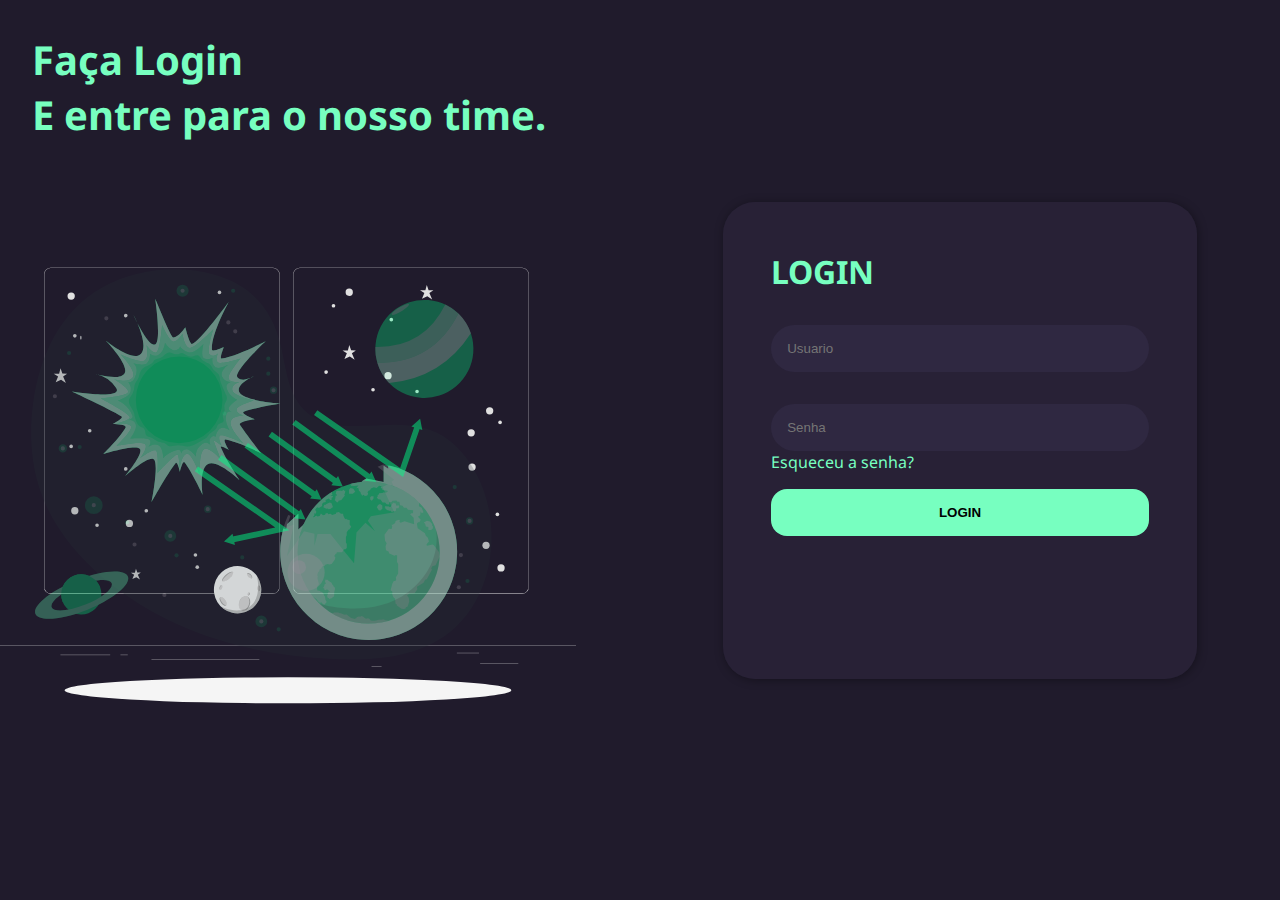
<file: index.html>
<!DOCTYPE html>
<html lang="pt-br">
<head>
    <meta charset="UTF-8">
    <meta name="viewport" content="width=device-width, initial-scale=1.0">
    <title>Pag</title>
    <link rel="stylesheet" href="style.css">
</head>
<body>
    <main>
        <section class="left-login">
            <h1>Faça Login<br>E entre para o nosso time.</h1>
            <img src="planetas.svg" class="left-login-image" alt="Planetas">
        </section>

        <section class="login">
            <form action="index.html">
                <h1>LOGIN</h1>
                <input type="text" name="user" id="iduser" placeholder="Usuario">
                <br>
                <input type="password" name="password" id="idpassword" placeholder="Senha">
                <br>
    
                <a href="#">Esqueceu a senha?</a>
                <br>
                <button type="submit">LOGIN</button>
            </form>
        </section>
    </main>
    
</body>
</html>
</file>
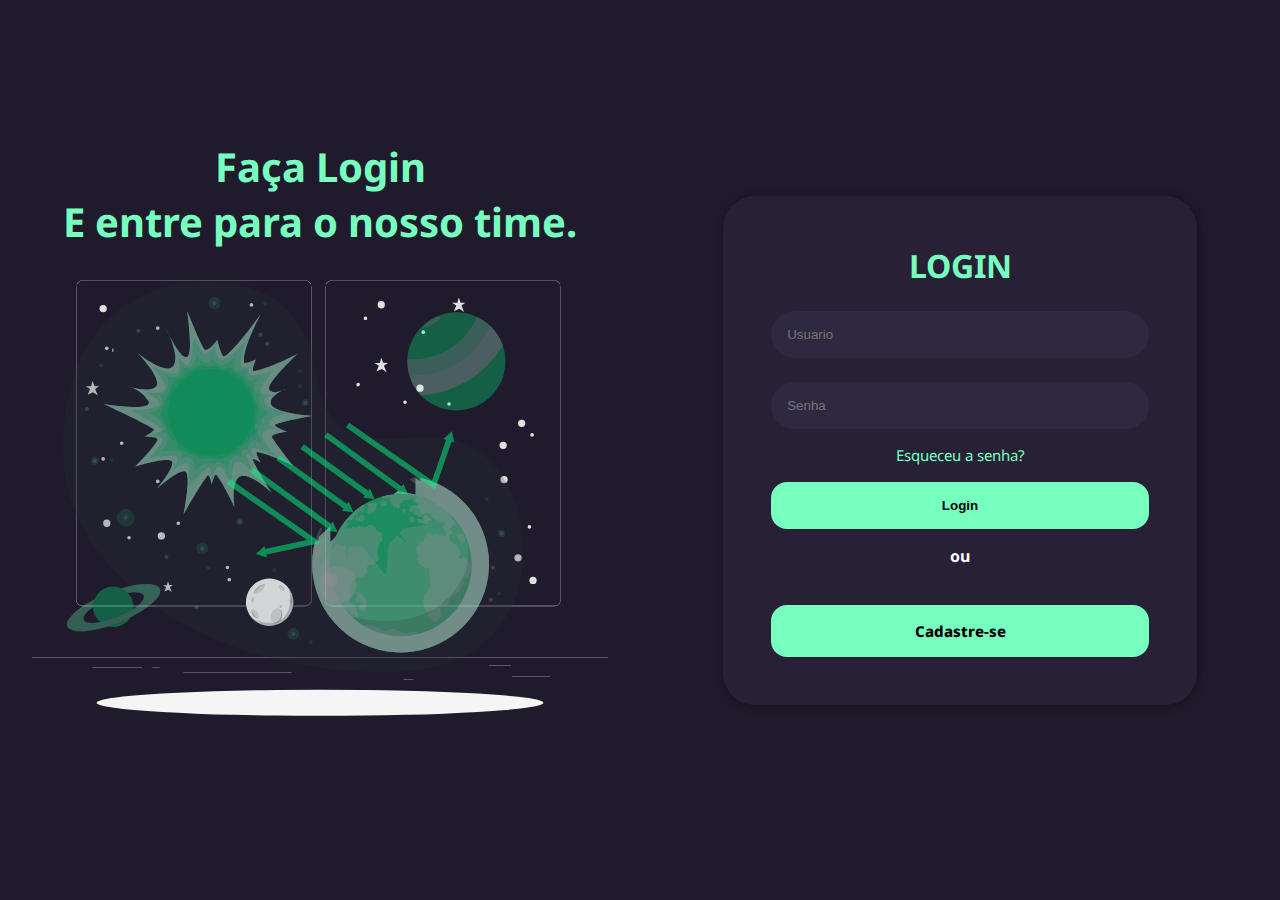
<file: login/index.html>
<!DOCTYPE html>
<html lang="pt-br">
<head>
    <meta charset="UTF-8">
    <meta name="viewport" content="width=device-width, initial-scale=1.0">
    <title>Pag</title>
    <link rel="stylesheet" href="style.css">
</head>
<body>
    <main>
        <section class="left-login">
            <h1>Faça Login<br>E entre para o nosso time.</h1>
            <img src="planetas.svg" class="left-login-image" alt="Planetas">
        </section>

        <section class="login">
            <form action="#" method="post">
                <h1>LOGIN</h1>
                <input type="text" name="user" id="iduser" placeholder="Usuario" required>
                <br>
                <input type="password" name="password" id="idpassword" placeholder="Senha" required>
                <br>
                <a href="/esqueceu-senha/esqueceu-senha.html">Esqueceu a senha?</a>
                <br>
                <button type="submit">Login</button>
                <p>ou</p>
                <br>
                <a href="/cadastro/cadastro.html" class="cadastro">Cadastre-se</a>
            </form>
        </section>
    </main>
    
</body>
</html>
</file>
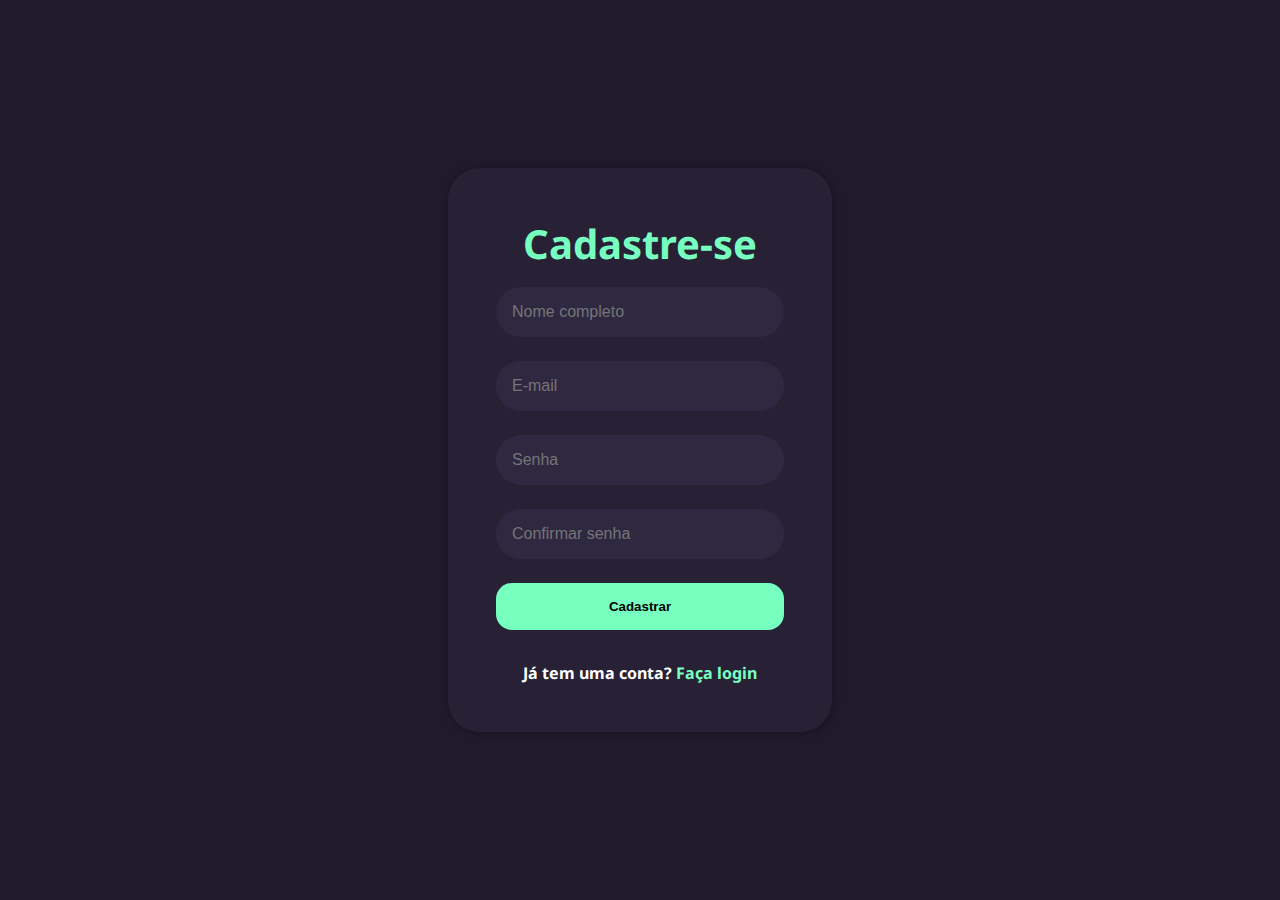
<file: cadastro/cadastro.html>
<!DOCTYPE html>
<html lang="pt">
  <head>
    <meta charset="UTF-8" />
    <meta name="viewport" content="width=device-width, initial-scale=1.0" />
    <title>Cadastro</title>
    <link rel="stylesheet" href="/cadastro/cadastro.css" />
  </head>
  <body>
    <main>
      <section class="cadastro-container">
        <h1>Cadastre-se</h1>
        <form action="#" method="POST">
          <input type="text" placeholder="Nome completo" required />
          <input type="email" placeholder="E-mail" required />
          <input type="password" placeholder="Senha" required />
          <input type="password" placeholder="Confirmar senha" required />
          <button type="submit">Cadastrar</button>
        </form>
        <p>Já tem uma conta? <a href="/login/index.html">Faça login</a></p>
      </section>
    </main>
  </body>
</html>
</file>
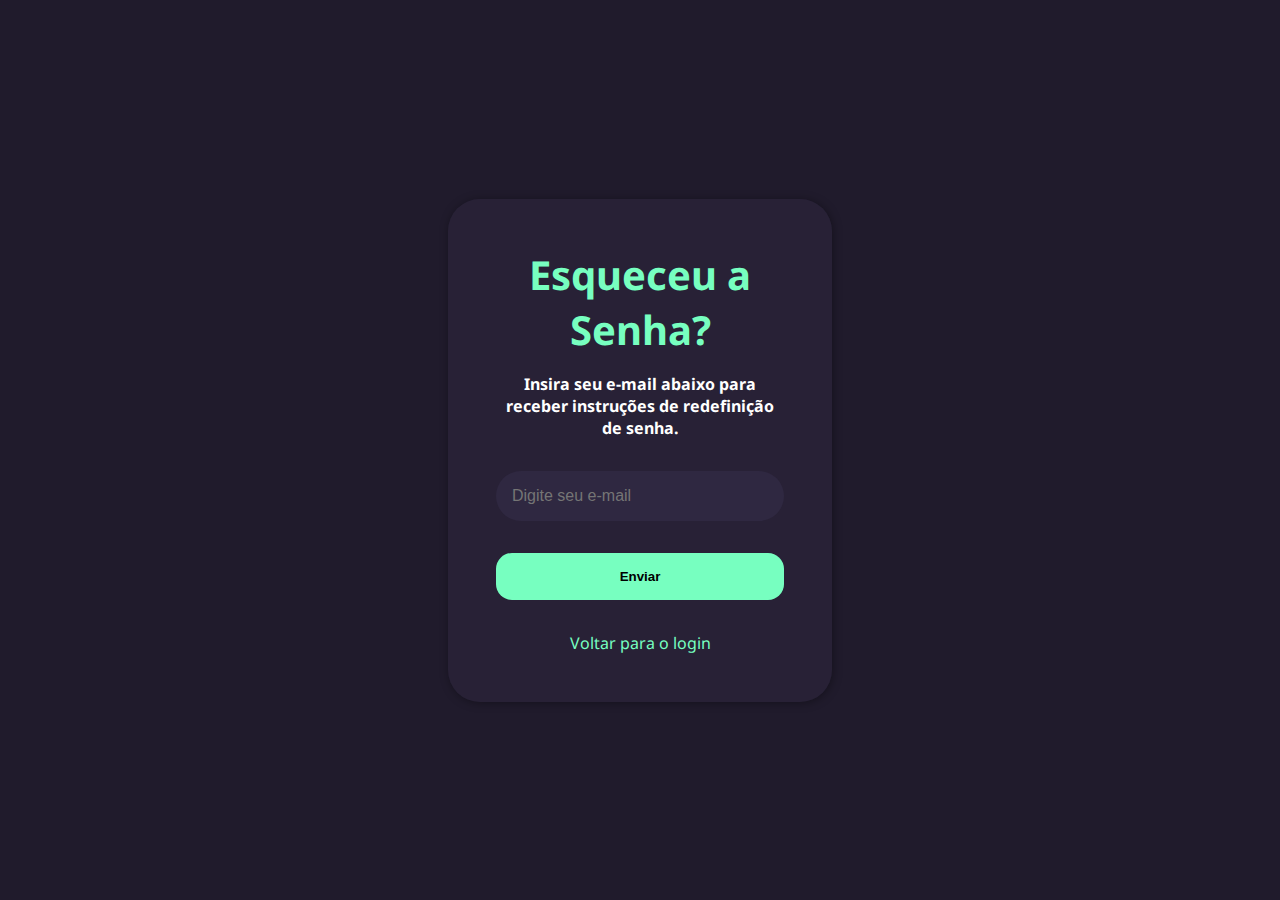
<file: esqueceu-senha/esqueceu-senha.html>
<!DOCTYPE html>
<html lang="pt">
  <head>
    <meta charset="UTF-8" />
    <meta name="viewport" content="width=device-width, initial-scale=1.0" />
    <title>Esqueceu a Senha</title>
    <link rel="stylesheet" href="/esqueceu-senha/esqueceu-senha.css" />
  </head>
  <body>
    <main>
      <section class="esqueceu-senha-container">
        <h1>Esqueceu a Senha?</h1>
        <p>
          Insira seu e-mail abaixo para receber instruções de redefinição de
          senha.
        </p>
        <form action="#" method="POST">
          <input type="email" placeholder="Digite seu e-mail" required />
          <button type="submit">Enviar</button>
        </form>
        <a href="/login/index.html">Voltar para o login</a>
      </section>
    </main>
  </body>
</html>
</file>
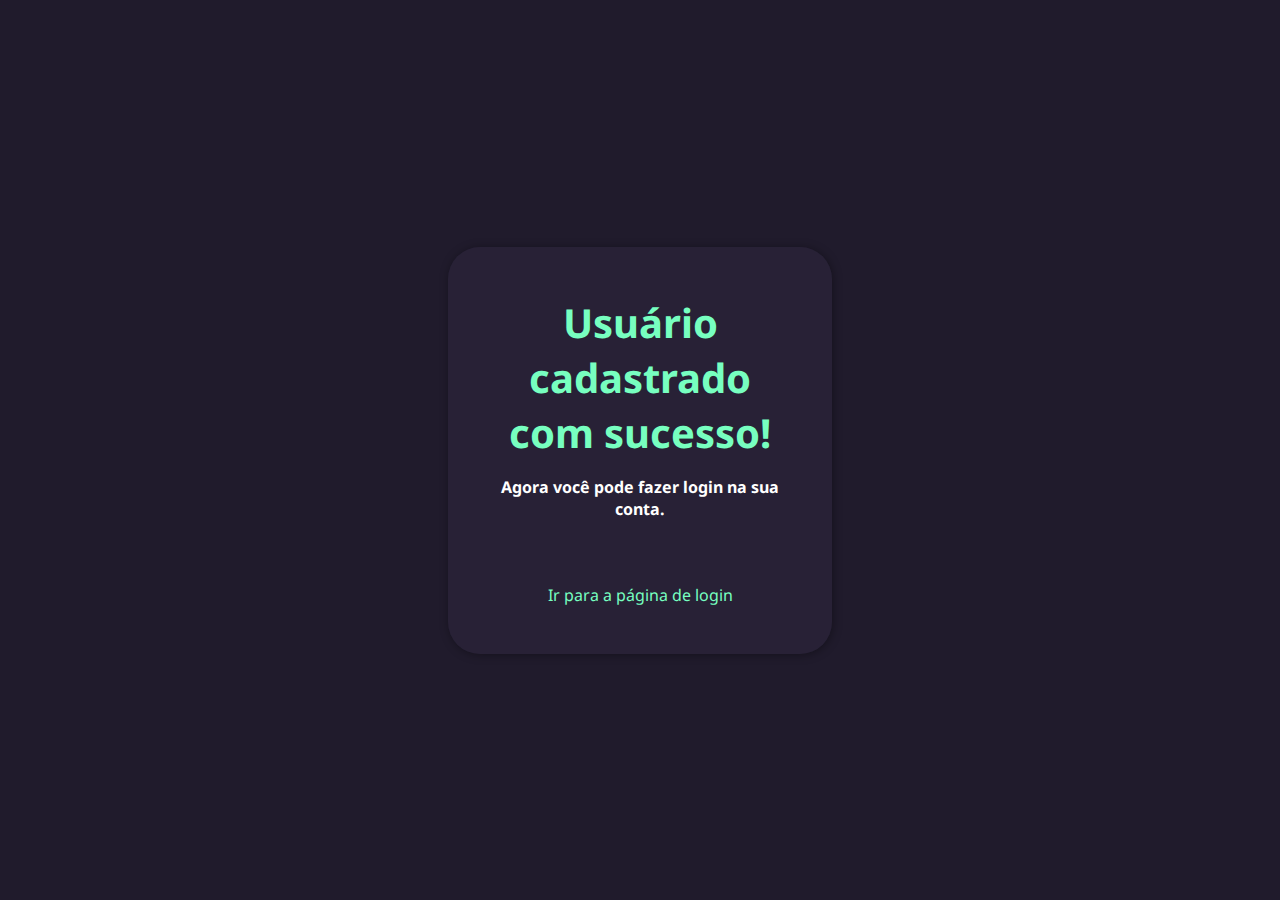
<file: pages/cadastro-sucesso.html>
<!DOCTYPE html>
<html lang="pt">
<head>
    <meta charset="UTF-8">
    <meta name="viewport" content="width=device-width, initial-scale=1.0">
    <title>Sucesso</title>
    <link rel="stylesheet" href="../assets/css/sucesso.css"> 
</head>
<body>
    <main>
        <section class="container">
            <h1>Usuário cadastrado com sucesso!</h1>
            <p>Agora você pode fazer login na sua conta.</p>
            <a href="../pages/login.html" class="botao">Ir para a página de login</a>
        </section>
    </main>
</body>
</html>
</file>
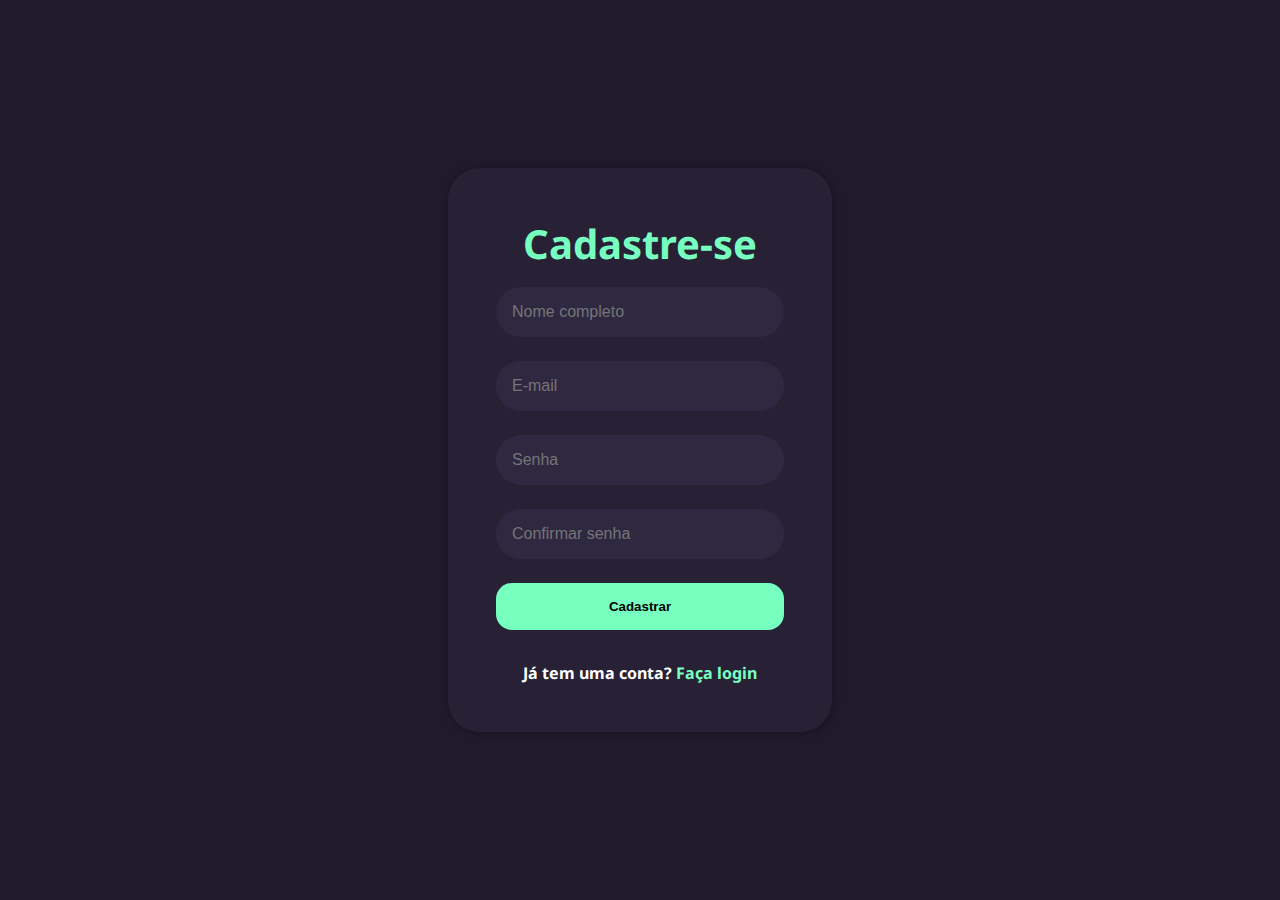
<file: pages/cadastro.html>
<!DOCTYPE html>
<html lang="pt">
  <head>
    <meta charset="UTF-8" />
    <meta name="viewport" content="width=device-width, initial-scale=1.0" />
    <title>Cadastro</title>
    <link rel="stylesheet" href="../assets/css/cadastro.css" />
    <script src="../assets/js/form.js" defer></script>
  </head>
  <body>
    <main>
      <section class="cadastro-container">
        <h1>Cadastre-se</h1>
        <form class="signup-form">
          <input type="text" placeholder="Nome completo" required />
          <input type="email" placeholder="E-mail" required />
          <input type="password" id="senha" placeholder="Senha" required />
          <input type="password" id="confirmarSenha" placeholder="Confirmar senha" required />
          <button type="submit">Cadastrar</button>
        </form>
        <p>Já tem uma conta? <a href="../pages/login.html">Faça login</a></p>
      </section>
    </main>
  </body>
</html>
</file>
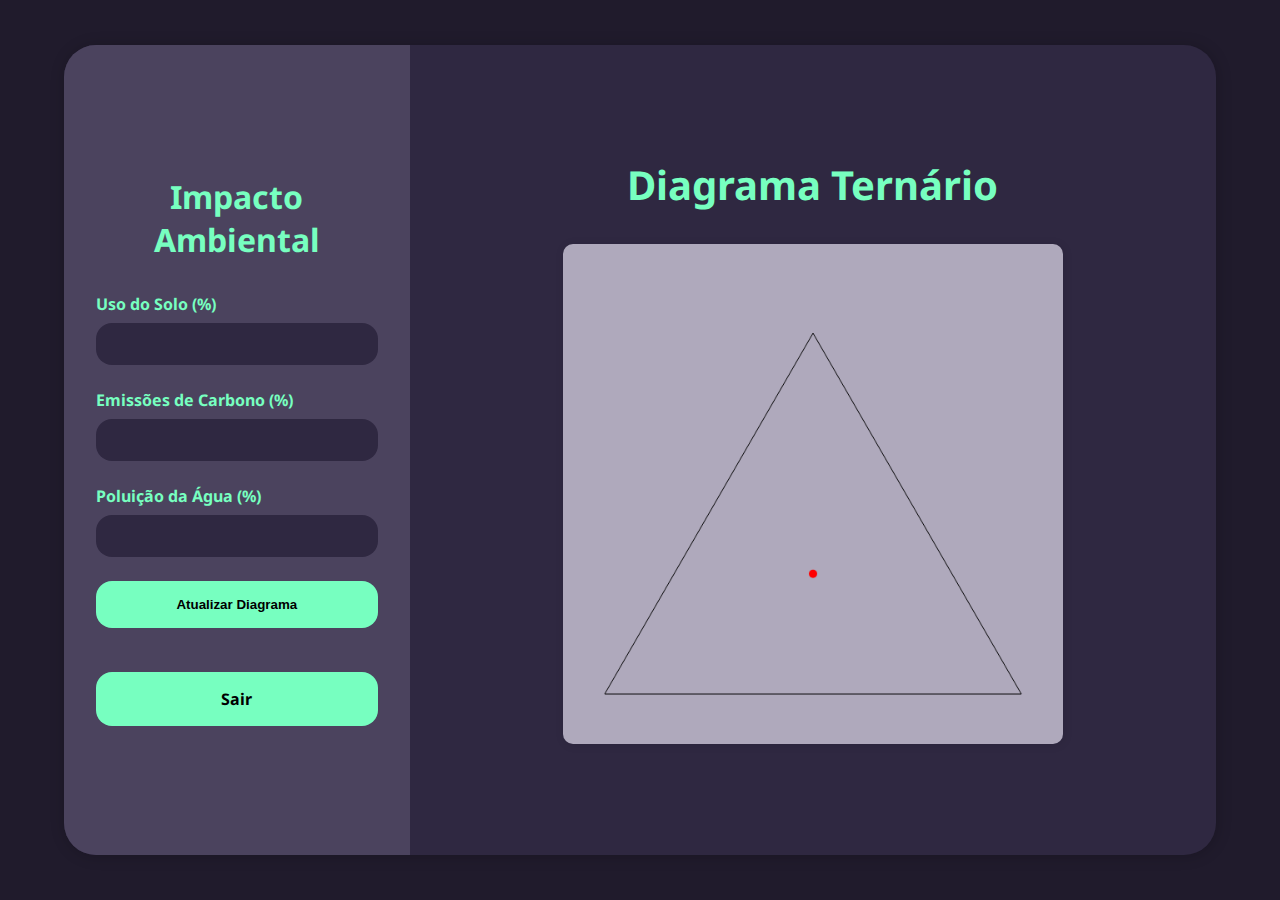
<file: pages/diagrama.html>
<!DOCTYPE html>
<html lang="pt">
  <head>
    <meta charset="UTF-8" />
    <meta name="viewport" content="width=device-width, initial-scale=1.0" />
    <title>Diagrama Ternário Ambiental</title>
    <link rel="stylesheet" href="../assets/css/diagrama.css" />
  </head>
  <body>
    <section class="container">
      <aside class="sidebar">
        <h2>Impacto Ambiental</h2>
        <form id="impact-form">
          <label for="usoSolo">Uso do Solo (%)</label>
          <input type="number" id="usoSolo" name="usoSolo"  min="0" max="100" required/>
          <label for="carbono">Emissões de Carbono (%)</label>
          <input type="number"id="carbono"name="carbono"min="0"max="100"required/>
          <label for="agua">Poluição da Água (%)</label>
          <input type="number" id="agua" name="agua"min="0"max="100"required/>
          <button type="submit">Atualizar Diagrama</button>
        </form>
          <br/>
          <br/>
      <a href="../pages/login.html">Sair</a>
      </aside>
      <main class="content">
        <h1>Diagrama Ternário</h1>
        <canvas id="ternaryChart" width="600" height="600"></canvas>
      </main>
    </section>

    <script src="../assets/js/diagrama.js"></script>
  </body>
</html>
</file>
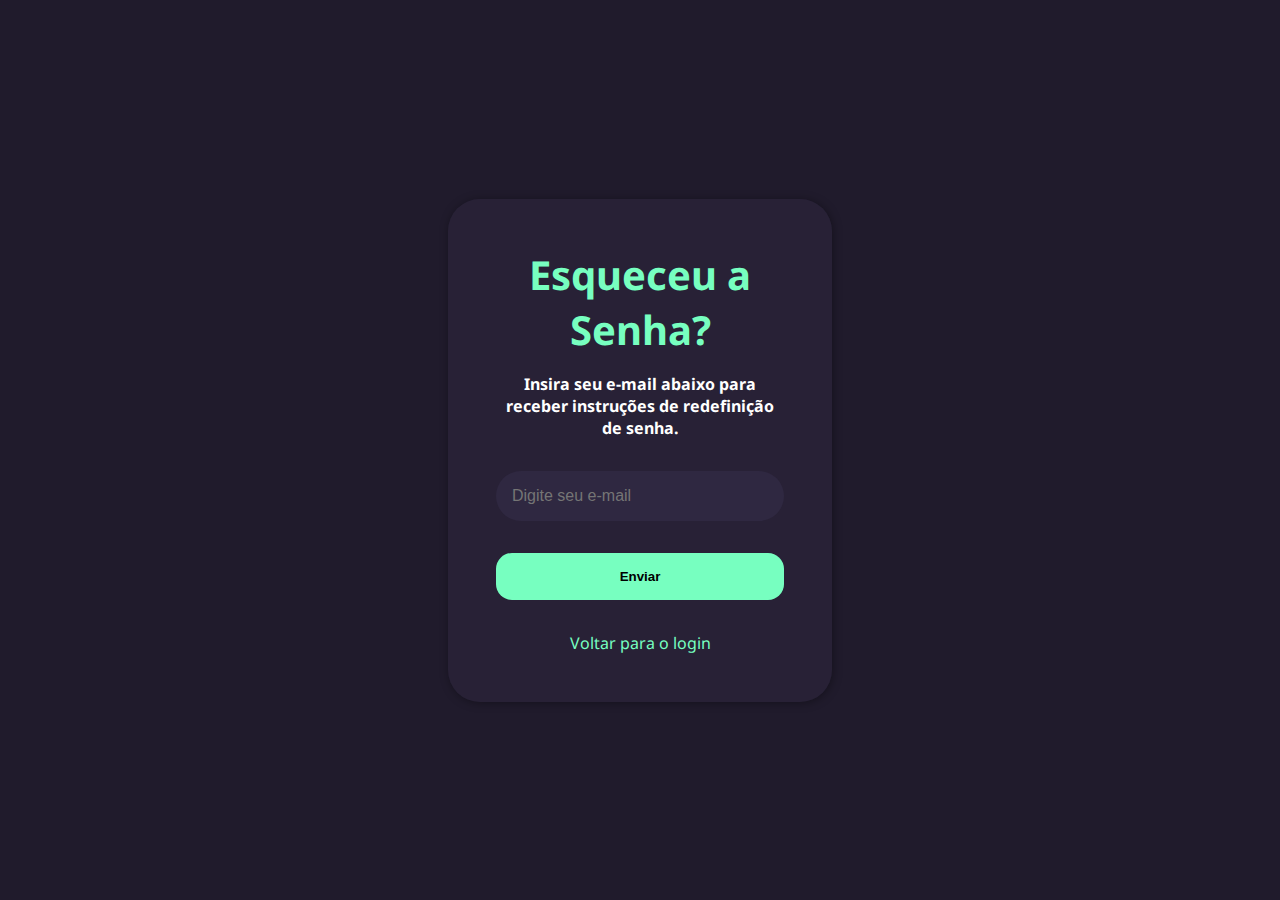
<file: pages/esqueceu-senha.html>
<!DOCTYPE html>
<html lang="pt">
  <head>
    <meta charset="UTF-8" />
    <meta name="viewport" content="width=device-width, initial-scale=1.0" />
    <title>Esqueceu a Senha</title>
    <link rel="stylesheet" href="../assets/css/esqueceu-senha.css" />
  </head>
  <body>
    <main>
      <section class="esqueceu-senha-container">
        <h1>Esqueceu a Senha?</h1>
        <p>
          Insira seu e-mail abaixo para receber instruções de redefinição de
          senha.
        </p>
        <form action="../pages/sucesso.html" method="get">
          <input type="email" placeholder="Digite seu e-mail" required />
          <button type="submit">Enviar</button>
        </form>
        <a href="../pages/login.html">Voltar para o login</a>
      </section>
    </main>
  </body>
</html>
</file>
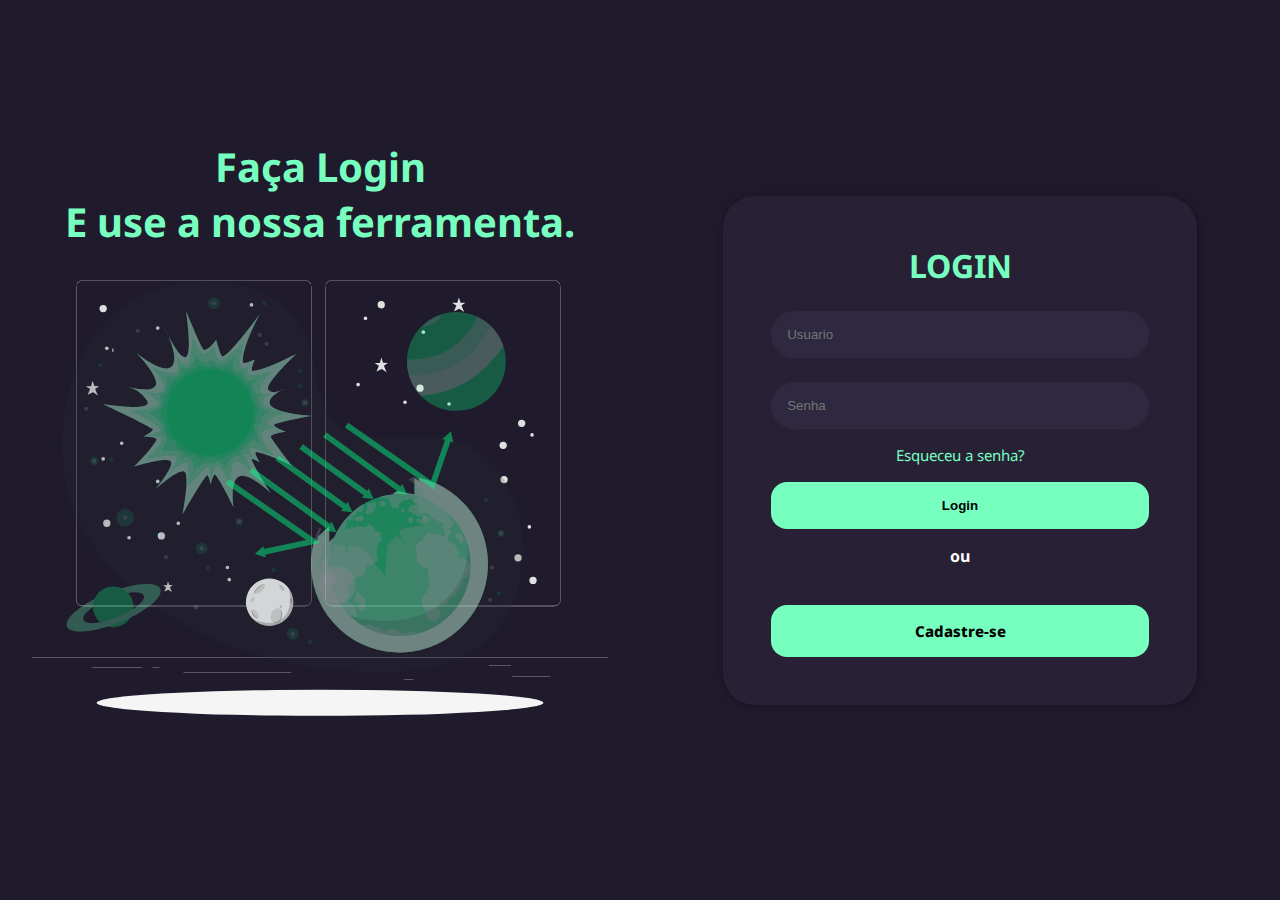
<file: pages/login.html>
<!DOCTYPE html>
<html lang="pt-br">
<head>
    <meta charset="UTF-8">
    <meta name="viewport" content="width=device-width, initial-scale=1.0">
    <title>Login</title>
    <link rel="stylesheet" href="../assets/css/login.css">
</head>
<body>
    <main>
        <section class="left-login">
            <h1>Faça Login<br>E use a nossa ferramenta.</h1>
            <img src="planetas.svg" class="left-login-image" alt="Planetas">
        </section>

        <section class="login">
            <form action="../pages/diagrama.html" method="get">
                <h1>LOGIN</h1>
                <input type="text" name="user" id="iduser" placeholder="Usuario" required>
                <br>
                <input type="password" name="password" id="idpassword" placeholder="Senha" required>
                <br>
                <a href="../pages/esqueceu-senha.html">Esqueceu a senha?</a>
                <br>
                <button type="submit">Login</button>
                <p>ou</p>
                <br>
                <a href="../pages/cadastro.html" class="cadastro">Cadastre-se</a>
            </form>
        </section>
    </main>
    
</body>
</html>
</file>
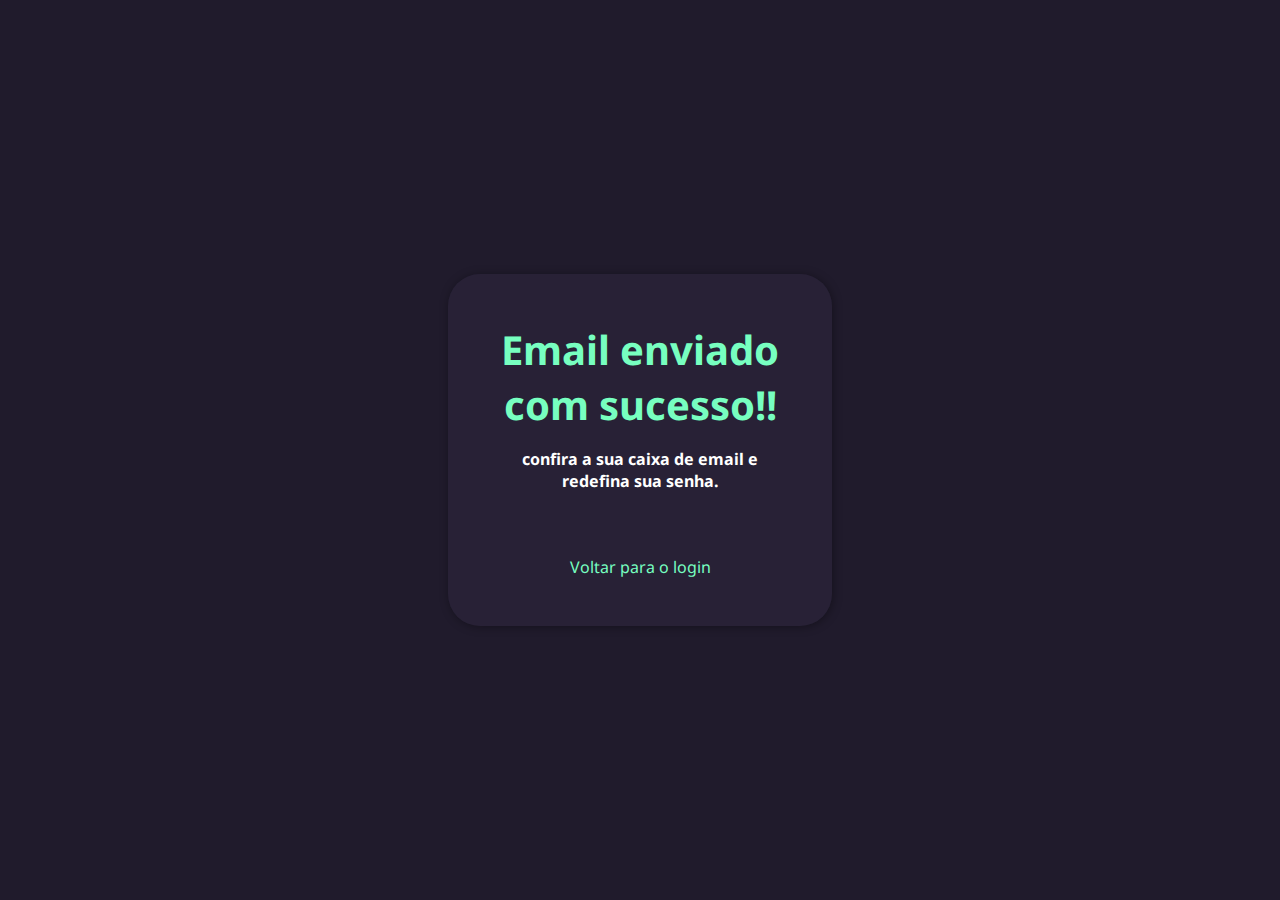
<file: pages/sucesso.html>
<!DOCTYPE html>
<html lang="pt">
  <head>
    <meta charset="UTF-8" />
    <meta name="viewport" content="width=device-width, initial-scale=1.0" />
    <title>Esqueceu a Senha</title>
    <link rel="stylesheet" href="../assets/css/sucesso.css" />
  </head>
  <body>
    <main>
      <section class="container">
        <h1>Email enviado com sucesso!!</h1>
        <p>
          confira a sua caixa de email e redefina sua senha.
        </p>
        <a href="../pages/login.html">Voltar para o login</a>
      </section>
    </main>
  </body>
</html>
</file>
<file: style.css>
@import url('https://fonts.googleapis.com/css2?family=Noto+Sans:wght@400;700&display=swap');

:root{
    --backgroud-color: #201b2c;
    --second-color:#2F2841;
    --text-color: #77ffc0;
    
}

*{
    margin: 0;
    padding: 0;
    box-sizing: border-box;
}

body {
    font-family: "Noto sans";
    background-color: var(--backgroud-color);
}

main {
    display: flex;
}

h1 {
    color: var(--text-color);
}

.left-login {
    width: 50vw;
}

.left-login > h1 {
    padding: 2rem;
    font-size: 2.5rem;
}

img {
    margin-top: -4rem;
    width: 50vw;
    height: 90vh;
}

.login {
    width: 50vw;
    display: flex;
    justify-content: center;
    align-items: center;
}

form {
    width: 30vw;
    height: 60vh;
    padding: 3rem;
    background-color: #2f284186;
    border-radius: 2rem;
    box-shadow: 1px 1px 10px rgba(0, 0, 0, 0.356);
    text-align: left;
}

input {
    padding: 1rem;
    border-radius: 2rem;
    border: none;
    background-color: #2F2841;
    margin-top: 2rem;
    width: 100%; 
    box-sizing: border-box; 
}

a {
    text-decoration: none;
    color: var(--text-color);
}

button {
    width: 100%; 
    padding: 1rem;
    border-radius: 1rem;
    border: none;
    background-color: #77ffc0;
    margin-top: 1rem;
    font-weight: 800;
    box-sizing: border-box; 
}

button:hover {
    cursor: pointer;
    box-shadow: 1px 1px 10px var(--text-color);
}


/* Para telas (mais de 1024px) */
@media screen and (min-width: 1024px) {
    form {
        width: 37vw;
        height: 53vh;
    }

    img {
        width: 45vw;
        height: 85vh;
    }
}

/* Para telas  (entre 768px e 1023px) */
@media screen and (min-width: 768px) and (max-width: 1023px) {
    .left-login, .login {
        width: 100%;
    }

    img {
        width: 100%;
        height: auto;
        margin-top: 0;
    }

    form {
        width: 50vw;
        height: auto;
        padding: 2rem;
    }

    button {
        width: 100%;
    }

    input {
        width: 100%;
    }
}

/* Para telas (menos de 768px) */
@media screen and (max-width: 767px) {
    main {
        flex-direction: column;
    }

    .left-login, .login {
        width: 100%;
    }

    img {
        width: 100%;
        height: auto;
        margin-top: 0;
    }

    form {
        width: 80vw;
        height: auto;
        padding: 1rem;
    }

    button {
        width: 100%;
    }

    input {
        width: 100%;
    }

    h1 {
        font-size: 1.8rem;
        text-align: center;
    }

    .left-login > h1 {
        padding: 1rem;
        font-size: 2rem;
    }
}
</file>
<file: login/style.css>
@import url('https://fonts.googleapis.com/css2?family=Noto+Sans:wght@400;700&display=swap');

:root{
    --backgroud-color: #201b2c;
    --second-color:#2F2841;
    --text-color: #77ffc0;
    
}

*{
    margin: 0;
    padding: 0;
    box-sizing: border-box;
}

body {
    font-family: "Noto sans";
    background-color: var(--backgroud-color);
}

main {
    display: flex;
    justify-content: center;
    align-items: center;
    min-height: 100vh; 
}

h1 {
    color: var(--text-color);
}

.left-login {
    width: 50vw;
    display: flex;
    flex-direction: column;
    justify-content: center;
    align-items: center;
}

.left-login > h1 {
    padding: 2rem;
    font-size: 2.5rem;
    text-align: center;
}

img {
    width: 100%;
    height: auto;
    margin-top: -4rem;
}

.login {
    width: 50vw;
    display: flex;
    justify-content: center;
    align-items: center;
}

form {
    width: 30vw;
    padding: 3rem;
    background-color: #2f284186;
    border-radius: 2rem;
    box-shadow: 1px 1px 10px rgba(0, 0, 0, 0.356);
    text-align: center;
}

input {
    padding: 1rem;
    border-radius: 2rem;
    border: none;
    background-color: #2F2841;
    color: white;
    margin-top: 1.5rem;
    width: 100%;
    box-sizing: border-box;
}

a {
    text-decoration: none;
    font-size: 15px;
    color: var(--text-color);
    margin-top: 1rem;
    display: inline-block;
}

button {
    width: 100%;
    padding: 1rem;
    border-radius: 1rem;
    border: none;
    background-color: #77ffc0;
    margin-top: 1rem;
    font-weight: 800;
    box-sizing: border-box;
}

p {
    text-align: center;
    color: white;
    font-weight: bolder;
    margin-top: 1rem;
}

.cadastro {
    width: 100%;
    padding: 1rem;
    border-radius: 1rem;
    border: none;
    background-color: #77ffc0;
    color: black;
    margin-top: 1rem;
    font-weight: 800;
    box-sizing: border-box;
}

.cadastro:hover {
    cursor: pointer;
    box-shadow: 1px 1px 10px var(--text-color);
}

button:hover {
    cursor: pointer;
    box-shadow: 1px 1px 10px var(--text-color);
}


@media screen and (min-width: 1024px) {
    form {
        width: 37vw;
        height: auto;
    }

    img {
        width: 45vw;
        height: auto;
    }
}


@media screen and (min-width: 768px) and (max-width: 1023px) {
    main {
        flex-direction: column;
    }

    .left-login, .login {
        width: 100%;
        text-align: center;
    }

    img {
        width: 100%;
        height: auto;
        margin-top: 0;
    }

    form {
        width: 60vw;
        padding: 2rem;
    }

    button, input, .cadastro {
        width: 100%;
    }

    .left-login > h1 {
        font-size: 2.2rem;
    }
}


@media screen and (max-width: 767px) {
    main {
        flex-direction: column;
    }

    .left-login, .login {
        width: 100%;
        text-align: center;
    }

    img {
        width: 100%;
        height: auto;
        margin-top: 0;
    }

    form {
        width: 80vw;
        padding: 1rem;
    }

    button, input, .cadastro {
        width: 100%;
    }

    h1 {
        font-size: 1.8rem;
    }

    .left-login > h1 {
        padding: 1rem;
        font-size: 2rem;
    }
}
</file>
<file: cadastro/cadastro.css>
@import url('https://fonts.googleapis.com/css2?family=Noto+Sans:wght@400;700&display=swap');

:root{
    --backgroud-color: #201b2c;
    --second-color:#2F2841;
    --text-color: #77ffc0;
    
}

*{
    margin: 0;
    padding: 0;
    box-sizing: border-box;
}


body {
    font-family: "Noto Sans", sans-serif;
    background-color: var(--backgroud-color, #f0f0f0);
    margin: 0;
    padding: 0;
    display: flex;
    justify-content: center;
    align-items: center;
    height: 100vh;
}

main {
    width: 100%;
    display: flex;
    justify-content: center;
    align-items: center;
}

.cadastro-container {
    background-color: #2f284186;
    padding: 3rem;
    border-radius: 2rem;
    box-shadow: 1px 1px 10px rgba(0, 0, 0, 0.356);
    width: 30vw;
    text-align: center;
}

h1 {
    color: var(--text-color, white);
    font-size: 2.5rem;
    margin-bottom: 1rem;
}

input {
    width: 100%;
    padding: 1rem;
    border-radius: 2rem;
    border: none;
    background-color: #2F2841;
    margin-bottom: 1.5rem;
    color: white;
    font-size: 1rem;
    box-sizing: border-box;
}

button {
    width: 100%;
    padding: 1rem;
    border-radius: 1rem;
    border: none;
    background-color: #77ffc0;
    font-weight: 800;
    color: black;
    cursor: pointer;
    box-sizing: border-box;
}

button:hover {
    box-shadow: 1px 1px 10px var(--text-color, white);
}

p {
    color: white;
    font-weight: bold;
    margin-top: 2rem;
}

a {
    color: var(--text-color, white);
    text-decoration: none;
}

a:hover {
    text-decoration: underline;
}



@media screen and (max-width: 1023px) {
    .signup-container {
        width: 50vw;
        padding: 2rem;
    }

    h1 {
        font-size: 2rem;
    }

    input, button {
        font-size: 1rem;
    }
}

@media screen and (max-width: 767px) {
    .signup-container {
        width: 80vw;
        padding: 1rem;
    }

    h1 {
        font-size: 1.8rem;
    }

    input, button {
        font-size: 1rem;
    }
}
</file>
<file: esqueceu-senha/esqueceu-senha.css>
@import url('https://fonts.googleapis.com/css2?family=Noto+Sans:wght@400;700&display=swap');

:root{
    --backgroud-color: #201b2c;
    --second-color:#2F2841;
    --text-color: #77ffc0;
    
}

*{
    margin: 0;
    padding: 0;
    box-sizing: border-box;
}

body {
    font-family: "Noto Sans", sans-serif;
    background-color: var(--backgroud-color, #f0f0f0);
    margin: 0;
    padding: 0;
    display: flex;
    justify-content: center;
    align-items: center;
    height: 100vh;
}

main {
    width: 100%;
    display: flex;
    justify-content: center;
    align-items: center;
}

.esqueceu-senha-container {
    background-color: #2f284186;
    padding: 3rem;
    border-radius: 2rem;
    box-shadow: 1px 1px 10px rgba(0, 0, 0, 0.356);
    width: 30vw;
    text-align: center;
}

h1 {
    color: var(--text-color, white);
    font-size: 2.5rem;
    margin-bottom: 1rem;
}

p {
    color: white;
    font-weight: bold;
    margin-bottom: 2rem;
}

input {
    width: 100%;
    padding: 1rem;
    border-radius: 2rem;
    border: none;
    background-color: #2F2841;
    margin-bottom: 2rem;
    color: white;
    font-size: 1rem;
    box-sizing: border-box;
}

button {
    width: 100%;
    padding: 1rem;
    border-radius: 1rem;
    border: none;
    background-color: #77ffc0;
    font-weight: 800;
    color: black;
    cursor: pointer;
    box-sizing: border-box;
}

button:hover {
    box-shadow: 1px 1px 10px var(--text-color, white);
}

a {
    color: var(--text-color, white);
    text-decoration: none;
    margin-top: 2rem;
    display: inline-block;
}

a:hover {
    text-decoration: underline;
}




@media screen and (max-width: 1023px) {
    .forgot-password-container {
        width: 50vw;
        padding: 2rem;
    }

    h1 {
        font-size: 2rem;
    }

    input {
        font-size: 1rem;
    }

    button {
        font-size: 1rem;
    }
}


@media screen and (max-width: 767px) {
    .forgot-password-container {
        width: 80vw;
        padding: 1rem;
    }

    h1 {
        font-size: 1.8rem;
    }

    input, button {
        font-size: 1rem;
    }
}
</file>
<file: assets/css/sucesso.css>
@import url('https://fonts.googleapis.com/css2?family=Noto+Sans:wght@400;700&display=swap');

:root{
    --backgroud-color: #201b2c;
    --second-color:#2F2841;
    --text-color: #77ffc0;
    
}

*{
    margin: 0;
    padding: 0;
    box-sizing: border-box;
}

body {
    font-family: "Noto Sans", sans-serif;
    background-color: var(--backgroud-color, #f0f0f0);
    margin: 0;
    padding: 0;
    display: flex;
    justify-content: center;
    align-items: center;
    height: 100vh;
}

main {
    width: 100%;
    display: flex;
    justify-content: center;
    align-items: center;
}

.container {
    background-color: #2f284186;
    padding: 3rem;
    border-radius: 2rem;
    box-shadow: 1px 1px 10px rgba(0, 0, 0, 0.356);
    width: 30vw;
    text-align: center;
}

h1 {
    color: var(--text-color, white);
    font-size: 2.5rem;
    margin-bottom: 1rem;
}

p {
    color: white;
    font-weight: bold;
    margin-bottom: 2rem;
}


a {
    color: var(--text-color, white);
    text-decoration: none;
    margin-top: 2rem;
    display: inline-block;
}

a:hover {
    text-decoration: underline;
}




@media screen and (max-width: 1023px) {
    .forgot-password-container {
        width: 50vw;
        padding: 2rem;
    }

    h1 {
        font-size: 2rem;
    }

    input {
        font-size: 1rem;
    }

    button {
        font-size: 1rem;
    }
}


@media screen and (max-width: 767px) {
    .forgot-password-container {
        width: 80vw;
        padding: 1rem;
    }

    h1 {
        font-size: 1.8rem;
    }

    input, button {
        font-size: 1rem;
    }
}
</file>
<file: assets/css/cadastro.css>
@import url('https://fonts.googleapis.com/css2?family=Noto+Sans:wght@400;700&display=swap');

:root{
    --backgroud-color: #201b2c;
    --second-color:#2F2841;
    --text-color: #77ffc0;
    
}

*{
    margin: 0;
    padding: 0;
    box-sizing: border-box;
}


body {
    font-family: "Noto Sans", sans-serif;
    background-color: var(--backgroud-color, #f0f0f0);
    margin: 0;
    padding: 0;
    display: flex;
    justify-content: center;
    align-items: center;
    height: 100vh;
}

main {
    width: 100%;
    display: flex;
    justify-content: center;
    align-items: center;
}

.cadastro-container {
    background-color: #2f284186;
    padding: 3rem;
    border-radius: 2rem;
    box-shadow: 1px 1px 10px rgba(0, 0, 0, 0.356);
    width: 30vw;
    text-align: center;
}

h1 {
    color: var(--text-color, white);
    font-size: 2.5rem;
    margin-bottom: 1rem;
}

input {
    width: 100%;
    padding: 1rem;
    border-radius: 2rem;
    border: none;
    background-color: #2F2841;
    margin-bottom: 1.5rem;
    color: white;
    font-size: 1rem;
    box-sizing: border-box;
}

button {
    width: 100%;
    padding: 1rem;
    border-radius: 1rem;
    border: none;
    background-color: #77ffc0;
    font-weight: 800;
    color: black;
    cursor: pointer;
    box-sizing: border-box;
}

button:hover {
    box-shadow: 1px 1px 10px var(--text-color, white);
}

p {
    color: white;
    font-weight: bold;
    margin-top: 2rem;
}

a {
    color: var(--text-color, white);
    text-decoration: none;
}

a:hover {
    text-decoration: underline;
}



@media screen and (max-width: 1023px) {
    .signup-container {
        width: 50vw;
        padding: 2rem;
    }

    h1 {
        font-size: 2rem;
    }

    input, button {
        font-size: 1rem;
    }
}

@media screen and (max-width: 767px) {
    .signup-container {
        width: 80vw;
        padding: 1rem;
    }

    h1 {
        font-size: 1.8rem;
    }

    input, button {
        font-size: 1rem;
    }
}
</file>
<file: assets/css/diagrama.css>
@import url('https://fonts.googleapis.com/css2?family=Noto+Sans:wght@400;700&display=swap');

:root{
    --backgroud-color: #201b2c;
    --second-color:#2F2841;
    --text-color: #77ffc0;
    
}

* {
    margin: 0;
    padding: 0;
    box-sizing: border-box;
}

body {
    font-family: "Noto Sans", sans-serif;
    background-color: var(--backgroud-color); 
    display: flex;
    justify-content: center;
    align-items: center;
    height: 100vh;
    color: var(--text-color); 
}

.container {
    display: flex;
    width: 90vw;
    height: 90vh;
    background-color: #2f2841; 
    border-radius: 2rem;
    overflow: hidden;
    box-shadow: 1px 1px 15px rgba(0, 0, 0, 0.2); 
}

.sidebar {
    width: 30%;
    background-color: #4b435e; 
    padding: 2rem;
    display: flex;
    flex-direction: column;
    justify-content: center;

}

.sidebar h2 {
    margin-bottom: 2rem;
    text-align: center;
    font-size: 2rem;
}

form label {
    display: block;
    margin-bottom: 0.5rem;
    font-weight: bold;
}

form input {
    width: 100%;
    padding: 0.75rem;
    margin-bottom: 1.5rem;
    border-radius: 1rem;
    border: none;
    background-color: #2F2841;
    color: white;
    font-size: 1rem;
    box-sizing: border-box;
}

form input::placeholder {
    color: #bbbbbb;
}

form button {
    width: 100%;
    padding: 1rem;
    background-color: #77ffc0;
    color: black;
    border: none;
    border-radius: 1rem;
    cursor: pointer;
    font-weight: bold;
    transition: background-color 0.3s;
}

form button:hover {
    background-color: #5fd2a0;
}

.content {
    width: 70%;
    padding: 2rem;
    display: flex;
    flex-direction: column;
    justify-content: center;
    align-items: center;
}

h1 {
    font-size: 2.5rem;
    margin-bottom: 2rem;
}

a{
    width: 100%;
    padding: 1rem;
    text-decoration: none;
    text-align: center;
    background-color: #77ffc0;
    color: black;
    border: none;
    border-radius: 1rem;
    cursor: pointer;
    font-weight: bold;
    transition: background-color 0.3s;
}

a:hover {
    background-color: #5fd2a0;
}

canvas {
    background-color:#cec9dace ;
    border-radius: 10px;
    box-shadow: 1px 1px 10px rgba(0, 0, 0, 0.1);
    width: 100%; 
    max-width: 500px; 
    height: auto; 
}


@media (max-width: 1023px) {
    .container {
        flex-direction: column;
        height: auto;
    }

    .sidebar {
        width: 100%;
        text-align: center;
        padding: 1.5rem;
    }

    .content {
        width: 100%;
    }
}

@media (max-width: 767px) {
    h1 {
        font-size: 2rem;
    }

    .sidebar h2 {
        font-size: 1.8rem;
    }

    form input, form button {
        font-size: 1rem;
    }
}
</file>
<file: assets/css/esqueceu-senha.css>
@import url('https://fonts.googleapis.com/css2?family=Noto+Sans:wght@400;700&display=swap');

:root{
    --backgroud-color: #201b2c;
    --second-color:#2F2841;
    --text-color: #77ffc0;
    
}

*{
    margin: 0;
    padding: 0;
    box-sizing: border-box;
}

body {
    font-family: "Noto Sans", sans-serif;
    background-color: var(--backgroud-color, #f0f0f0);
    margin: 0;
    padding: 0;
    display: flex;
    justify-content: center;
    align-items: center;
    height: 100vh;
}

main {
    width: 100%;
    display: flex;
    justify-content: center;
    align-items: center;
}

.esqueceu-senha-container {
    background-color: #2f284186;
    padding: 3rem;
    border-radius: 2rem;
    box-shadow: 1px 1px 10px rgba(0, 0, 0, 0.356);
    width: 30vw;
    text-align: center;
}

h1 {
    color: var(--text-color, white);
    font-size: 2.5rem;
    margin-bottom: 1rem;
}

p {
    color: white;
    font-weight: bold;
    margin-bottom: 2rem;
}

input {
    width: 100%;
    padding: 1rem;
    border-radius: 2rem;
    border: none;
    background-color: #2F2841;
    margin-bottom: 2rem;
    color: white;
    font-size: 1rem;
    box-sizing: border-box;
}

button {
    width: 100%;
    padding: 1rem;
    border-radius: 1rem;
    border: none;
    background-color: #77ffc0;
    font-weight: 800;
    color: black;
    cursor: pointer;
    box-sizing: border-box;
}

button:hover {
    box-shadow: 1px 1px 10px var(--text-color, white);
}

a {
    color: var(--text-color, white);
    text-decoration: none;
    margin-top: 2rem;
    display: inline-block;
}

a:hover {
    text-decoration: underline;
}




@media screen and (max-width: 1023px) {
    .forgot-password-container {
        width: 50vw;
        padding: 2rem;
    }

    h1 {
        font-size: 2rem;
    }

    input {
        font-size: 1rem;
    }

    button {
        font-size: 1rem;
    }
}


@media screen and (max-width: 767px) {
    .forgot-password-container {
        width: 80vw;
        padding: 1rem;
    }

    h1 {
        font-size: 1.8rem;
    }

    input, button {
        font-size: 1rem;
    }
}
</file>
<file: assets/css/login.css>
@import url('https://fonts.googleapis.com/css2?family=Noto+Sans:wght@400;700&display=swap');

:root{
    --backgroud-color: #201b2c;
    --second-color:#2F2841;
    --text-color: #77ffc0;
    
}

*{
    margin: 0;
    padding: 0;
    box-sizing: border-box;
}

body {
    font-family: "Noto sans";
    background-color: var(--backgroud-color);
}

main {
    display: flex;
    justify-content: center;
    align-items: center;
    min-height: 100vh; 
}

h1 {
    color: var(--text-color);
}

.left-login {
    width: 50vw;
    display: flex;
    flex-direction: column;
    justify-content: center;
    align-items: center;
}

.left-login > h1 {
    padding: 2rem;
    font-size: 2.5rem;
    text-align: center;
}

img {
    width: 100%;
    height: auto;
    margin-top: -4rem;
}

.login {
    width: 50vw;
    display: flex;
    justify-content: center;
    align-items: center;
}

form {
    width: 30vw;
    padding: 3rem;
    background-color: #2f284186;
    border-radius: 2rem;
    box-shadow: 1px 1px 10px rgba(0, 0, 0, 0.356);
    text-align: center;
}

input {
    padding: 1rem;
    border-radius: 2rem;
    border: none;
    background-color: #2F2841;
    color: white;
    margin-top: 1.5rem;
    width: 100%;
    box-sizing: border-box;
}

a {
    text-decoration: none;
    font-size: 15px;
    color: var(--text-color);
    margin-top: 1rem;
    display: inline-block;
}

button {
    width: 100%;
    padding: 1rem;
    border-radius: 1rem;
    border: none;
    background-color: #77ffc0;
    margin-top: 1rem;
    font-weight: 800;
    box-sizing: border-box;
}

p {
    text-align: center;
    color: white;
    font-weight: bolder;
    margin-top: 1rem;
}

.cadastro {
    width: 100%;
    padding: 1rem;
    border-radius: 1rem;
    border: none;
    background-color: #77ffc0;
    color: black;
    margin-top: 1rem;
    font-weight: 800;
    box-sizing: border-box;
}

.cadastro:hover {
    cursor: pointer;
    box-shadow: 1px 1px 10px var(--text-color);
}

button:hover {
    cursor: pointer;
    box-shadow: 1px 1px 10px var(--text-color);
}


@media screen and (min-width: 1024px) {
    form {
        width: 37vw;
        height: auto;
    }

    img {
        width: 45vw;
        height: auto;
    }
}


@media screen and (min-width: 768px) and (max-width: 1023px) {
    main {
        flex-direction: column;
    }

    .left-login, .login {
        width: 100%;
        text-align: center;
    }

    img {
        width: 100%;
        height: auto;
        margin-top: 0;
    }

    form {
        width: 60vw;
        padding: 2rem;
    }

    button, input, .cadastro {
        width: 100%;
    }

    .left-login > h1 {
        font-size: 2.2rem;
    }
}


@media screen and (max-width: 767px) {
    main {
        flex-direction: column;
    }

    .left-login, .login {
        width: 100%;
        text-align: center;
    }

    img {
        width: 100%;
        height: auto;
        margin-top: 0;
    }

    form {
        width: 80vw;
        padding: 1rem;
    }

    button, input, .cadastro {
        width: 100%;
    }

    h1 {
        font-size: 1.8rem;
    }

    .left-login > h1 {
        padding: 1rem;
        font-size: 2rem;
    }
}
</file>
